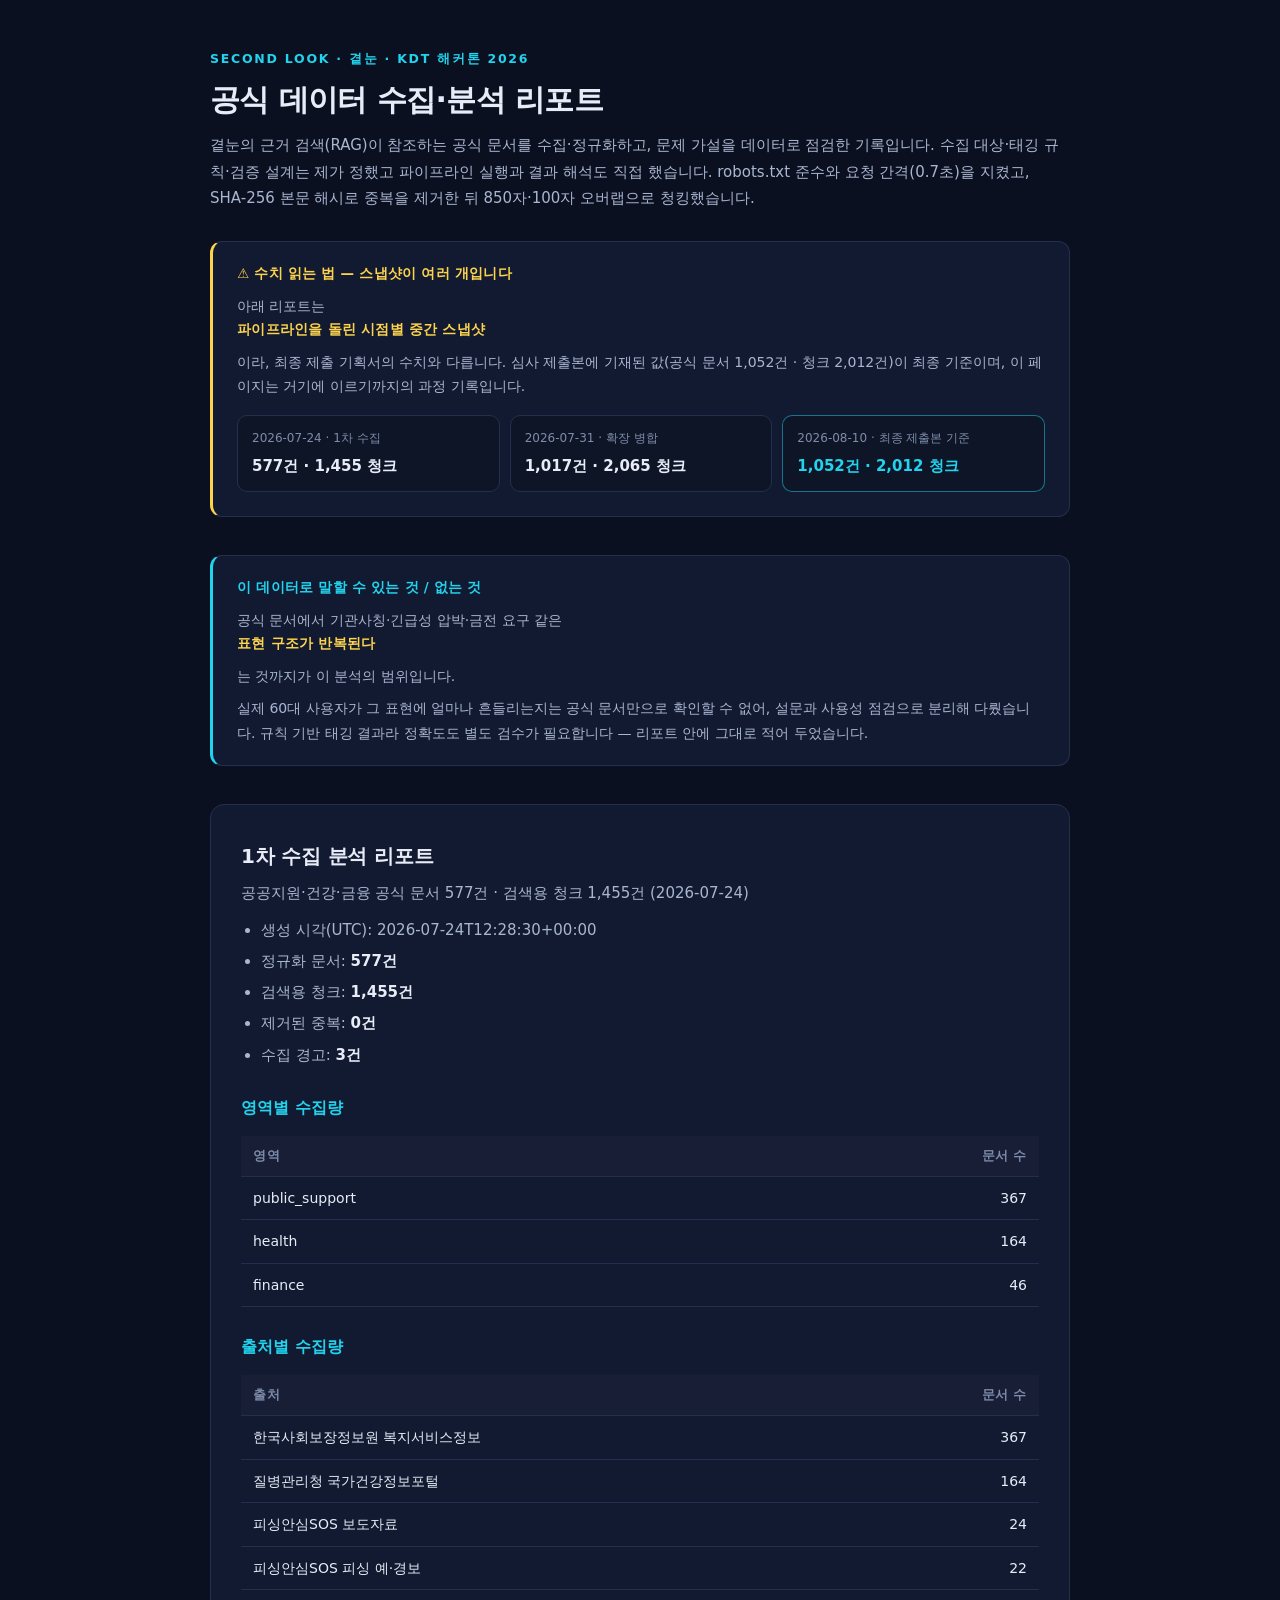
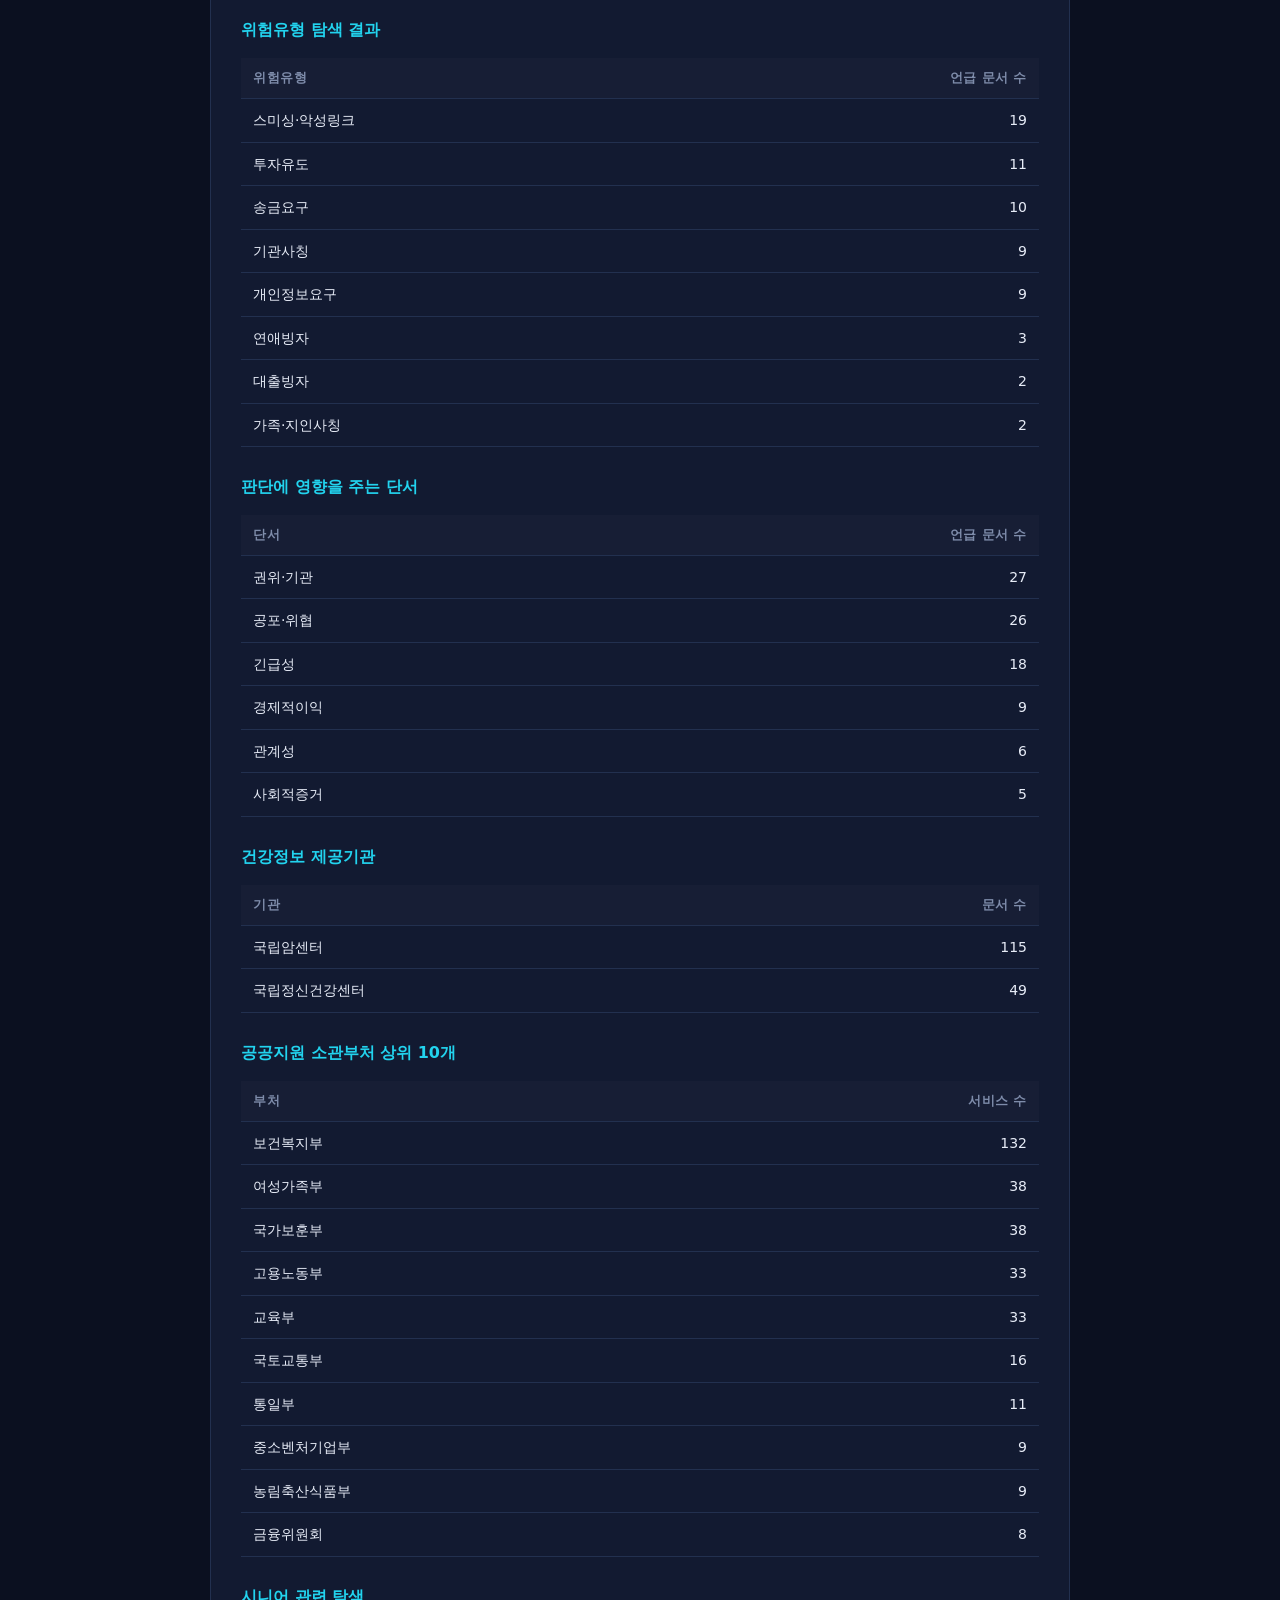
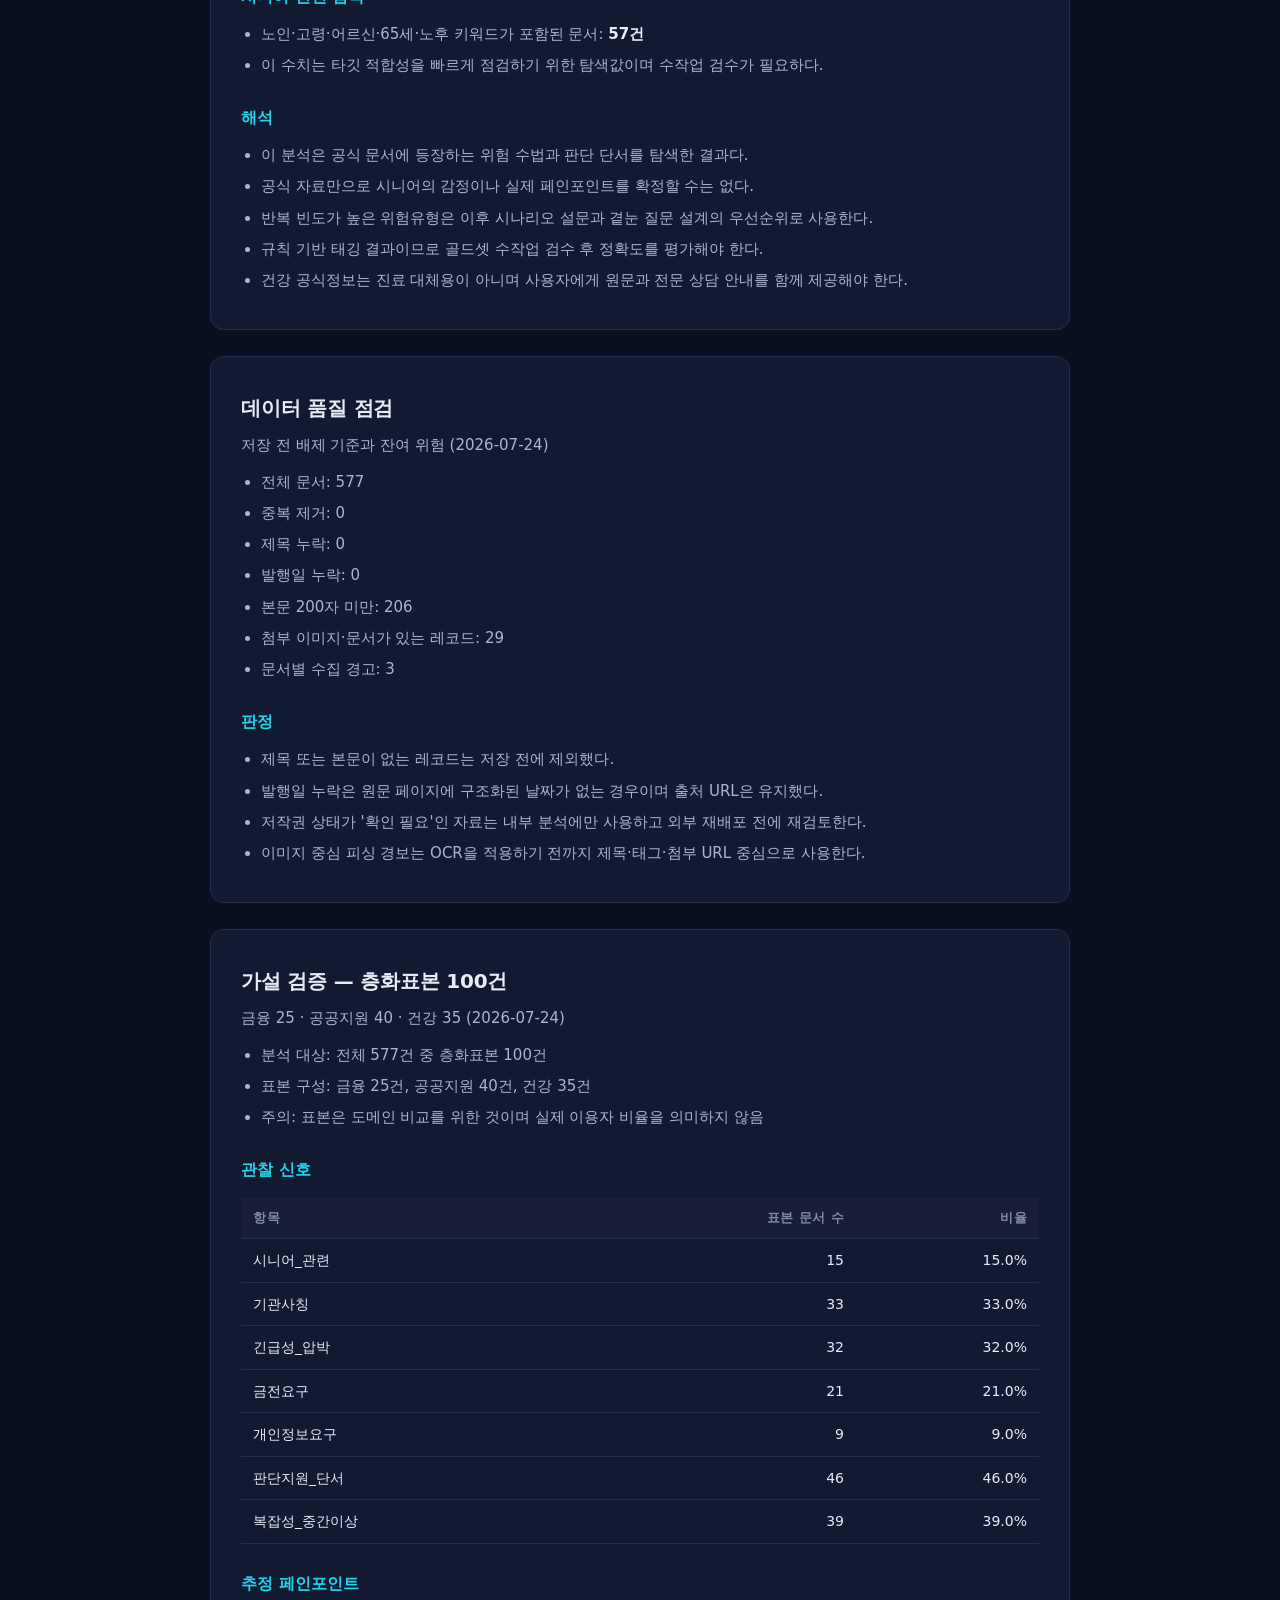
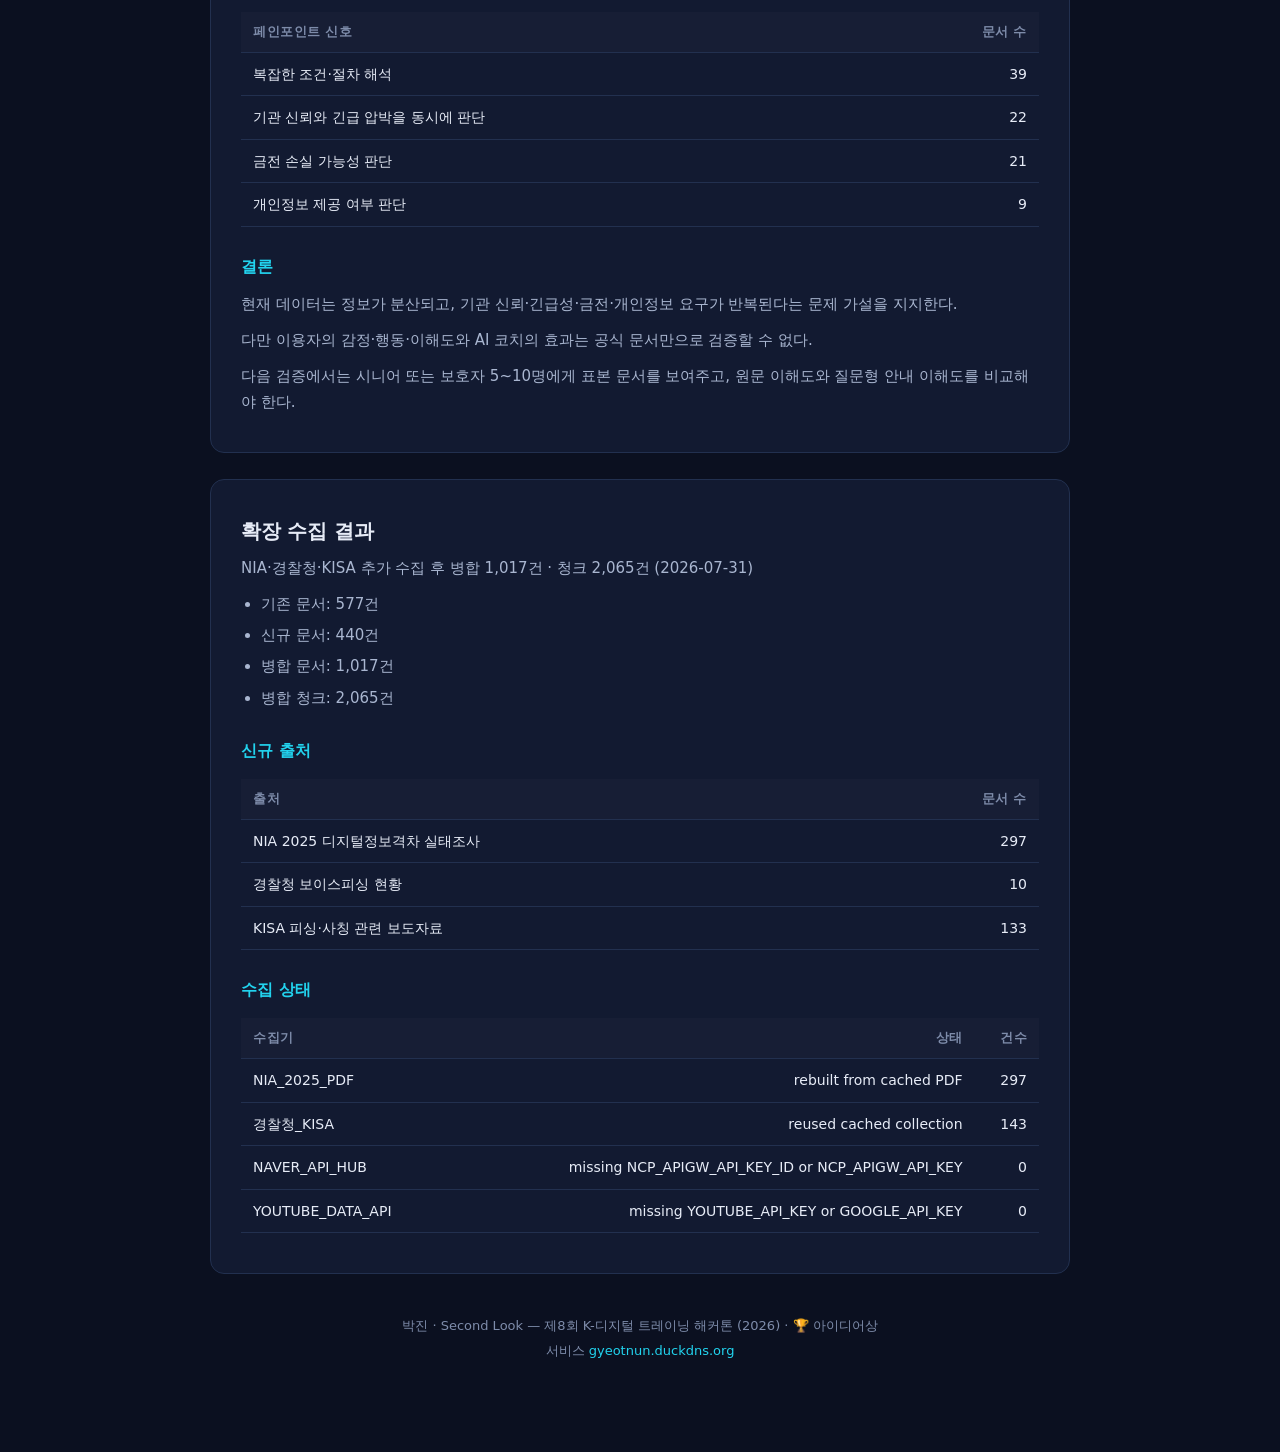
<file: KDT 해커톤/web/gyeotnun-data-report.html>
<!doctype html><html lang="ko"><head><meta charset="utf-8">
<meta name="viewport" content="width=device-width,initial-scale=1">
<title>곁눈 — 공식 데이터 수집·분석 리포트</title>
<style>
:root{--bg:#0B1020;--card:#121A31;--line:#22304F;--txt:#E7ECF7;--sub:#A9B6D0;
--dim:#7E8CAA;--cyan:#22D3EE;--gold:#FCD34D}
*{box-sizing:border-box}
body{margin:0;padding:48px 20px 88px;background:var(--bg);color:var(--txt);
font:15px/1.75 'Pretendard','Malgun Gothic',system-ui,sans-serif;-webkit-font-smoothing:antialiased}
.wrap{max-width:860px;margin:0 auto}
.eyebrow{font-size:12.5px;letter-spacing:.14em;color:var(--cyan);font-weight:700;margin:0 0 10px}
h1{font-size:30px;line-height:1.35;margin:0 0 12px;letter-spacing:-.02em}
.lede{color:var(--sub);font-size:15px;margin:0 0 30px}
.note{background:var(--card);border:1px solid var(--line);border-left:3px solid var(--gold);
border-radius:12px;padding:20px 24px;margin:0 0 38px}
.note b{color:var(--gold);display:block;margin-bottom:8px;font-size:13.5px;letter-spacing:.02em}
.note p{margin:0 0 8px;color:var(--sub);font-size:14px}
.note p:last-child{margin:0}
.vers{display:flex;flex-wrap:wrap;gap:10px;margin:16px 0 4px}
.v{flex:1 1 210px;background:#0E1526;border:1px solid var(--line);border-radius:10px;padding:12px 14px}
.v em{display:block;font-style:normal;font-size:12px;color:var(--dim);margin-bottom:4px}
.v strong{font-size:15px;color:var(--txt);font-weight:700}
.v.final{border-color:rgba(34,211,238,.5)}
.v.final strong{color:var(--cyan)}
section{background:var(--card);border:1px solid var(--line);border-radius:14px;
padding:8px 30px 26px;margin:0 0 26px}
h2{font-size:20px;margin:26px 0 6px;letter-spacing:-.01em}
h3{font-size:16px;margin:26px 0 8px;color:var(--cyan)}
h4{font-size:14.5px;margin:20px 0 6px;color:var(--sub)}
p{margin:10px 0;color:var(--sub)}
ul{margin:10px 0;padding-left:20px;color:var(--sub)}
li{margin:5px 0}
b{color:var(--txt)}
.tw{overflow-x:auto;margin:14px 0}
table{width:100%;border-collapse:collapse;font-size:14px;min-width:340px}
th,td{border-bottom:1px solid var(--line);padding:9px 12px;text-align:left}
th{color:var(--dim);font-weight:600;font-size:12.5px;letter-spacing:.04em;
background:rgba(255,255,255,.02);white-space:nowrap}
td:not(:first-child){text-align:right;font-variant-numeric:tabular-nums}
th:not(:first-child){text-align:right}
footer{color:var(--dim);font-size:13px;text-align:center;margin-top:40px;line-height:1.9}
footer a{color:var(--cyan);text-decoration:none}
@media(max-width:600px){body{padding:32px 14px 64px}h1{font-size:23px}section{padding:6px 18px 20px}}
</style></head><body><div class="wrap">
<p class="eyebrow">SECOND LOOK · 곁눈 · KDT 해커톤 2026</p>
<h1>공식 데이터 수집·분석 리포트</h1>
<p class="lede">곁눈의 근거 검색(RAG)이 참조하는 공식 문서를 수집·정규화하고, 문제 가설을 데이터로 점검한 기록입니다.
수집 대상·태깅 규칙·검증 설계는 제가 정했고 파이프라인 실행과 결과 해석도 직접 했습니다.
robots.txt 준수와 요청 간격(0.7초)을 지켰고, SHA-256 본문 해시로 중복을 제거한 뒤 850자·100자 오버랩으로 청킹했습니다.</p>

<div class="note"><b>⚠ 수치 읽는 법 — 스냅샷이 여러 개입니다</b>
<p>아래 리포트는 <b>파이프라인을 돌린 시점별 중간 스냅샷</b>이라, 최종 제출 기획서의 수치와 다릅니다.
심사 제출본에 기재된 값(공식 문서 1,052건 · 청크 2,012건)이 최종 기준이며, 이 페이지는 거기에 이르기까지의 과정 기록입니다.</p>
<div class="vers">
<div class="v"><em>2026-07-24 · 1차 수집</em><strong>577건 · 1,455 청크</strong></div>
<div class="v"><em>2026-07-31 · 확장 병합</em><strong>1,017건 · 2,065 청크</strong></div>
<div class="v final"><em>2026-08-10 · 최종 제출본 기준</em><strong>1,052건 · 2,012 청크</strong></div>
</div></div>

<div class="note" style="border-left-color:#22D3EE">
<b style="color:#22D3EE">이 데이터로 말할 수 있는 것 / 없는 것</b>
<p>공식 문서에서 기관사칭·긴급성 압박·금전 요구 같은 <b>표현 구조가 반복된다</b>는 것까지가 이 분석의 범위입니다.</p>
<p>실제 60대 사용자가 그 표현에 얼마나 흔들리는지는 공식 문서만으로 확인할 수 없어, 설문과 사용성 점검으로 분리해 다뤘습니다.
규칙 기반 태깅 결과라 정확도도 별도 검수가 필요합니다 — 리포트 안에 그대로 적어 두었습니다.</p></div>

<section><h2>1차 수집 분석 리포트</h2><p class="lede" style="margin:2px 0 4px">공공지원·건강·금융 공식 문서 577건 · 검색용 청크 1,455건 (2026-07-24)</p><ul>
<li>생성 시각(UTC): 2026-07-24T12:28:30+00:00</li>
<li>정규화 문서: <b>577건</b></li>
<li>검색용 청크: <b>1,455건</b></li>
<li>제거된 중복: <b>0건</b></li>
<li>수집 경고: <b>3건</b></li>
</ul>
<h3>영역별 수집량</h3>
<div class="tw"><table><thead><tr><th>영역</th><th>문서 수</th></tr></thead><tbody>
<tr><td>public_support</td><td>367</td></tr>
<tr><td>health</td><td>164</td></tr>
<tr><td>finance</td><td>46</td></tr>
</tbody></table></div>
<h3>출처별 수집량</h3>
<div class="tw"><table><thead><tr><th>출처</th><th>문서 수</th></tr></thead><tbody>
<tr><td>한국사회보장정보원 복지서비스정보</td><td>367</td></tr>
<tr><td>질병관리청 국가건강정보포털</td><td>164</td></tr>
<tr><td>피싱안심SOS 보도자료</td><td>24</td></tr>
<tr><td>피싱안심SOS 피싱 예·경보</td><td>22</td></tr>
</tbody></table></div>
<h3>위험유형 탐색 결과</h3>
<div class="tw"><table><thead><tr><th>위험유형</th><th>언급 문서 수</th></tr></thead><tbody>
<tr><td>스미싱·악성링크</td><td>19</td></tr>
<tr><td>투자유도</td><td>11</td></tr>
<tr><td>송금요구</td><td>10</td></tr>
<tr><td>기관사칭</td><td>9</td></tr>
<tr><td>개인정보요구</td><td>9</td></tr>
<tr><td>연애빙자</td><td>3</td></tr>
<tr><td>대출빙자</td><td>2</td></tr>
<tr><td>가족·지인사칭</td><td>2</td></tr>
</tbody></table></div>
<h3>판단에 영향을 주는 단서</h3>
<div class="tw"><table><thead><tr><th>단서</th><th>언급 문서 수</th></tr></thead><tbody>
<tr><td>권위·기관</td><td>27</td></tr>
<tr><td>공포·위협</td><td>26</td></tr>
<tr><td>긴급성</td><td>18</td></tr>
<tr><td>경제적이익</td><td>9</td></tr>
<tr><td>관계성</td><td>6</td></tr>
<tr><td>사회적증거</td><td>5</td></tr>
</tbody></table></div>
<h3>건강정보 제공기관</h3>
<div class="tw"><table><thead><tr><th>기관</th><th>문서 수</th></tr></thead><tbody>
<tr><td>국립암센터</td><td>115</td></tr>
<tr><td>국립정신건강센터</td><td>49</td></tr>
</tbody></table></div>
<h3>공공지원 소관부처 상위 10개</h3>
<div class="tw"><table><thead><tr><th>부처</th><th>서비스 수</th></tr></thead><tbody>
<tr><td>보건복지부</td><td>132</td></tr>
<tr><td>여성가족부</td><td>38</td></tr>
<tr><td>국가보훈부</td><td>38</td></tr>
<tr><td>고용노동부</td><td>33</td></tr>
<tr><td>교육부</td><td>33</td></tr>
<tr><td>국토교통부</td><td>16</td></tr>
<tr><td>통일부</td><td>11</td></tr>
<tr><td>중소벤처기업부</td><td>9</td></tr>
<tr><td>농림축산식품부</td><td>9</td></tr>
<tr><td>금융위원회</td><td>8</td></tr>
</tbody></table></div>
<h3>시니어 관련 탐색</h3>
<ul>
<li>노인·고령·어르신·65세·노후 키워드가 포함된 문서: <b>57건</b></li>
<li>이 수치는 타깃 적합성을 빠르게 점검하기 위한 탐색값이며 수작업 검수가 필요하다.</li>
</ul>
<h3>해석</h3>
<ul>
<li>이 분석은 공식 문서에 등장하는 위험 수법과 판단 단서를 탐색한 결과다.</li>
<li>공식 자료만으로 시니어의 감정이나 실제 페인포인트를 확정할 수는 없다.</li>
<li>반복 빈도가 높은 위험유형은 이후 시나리오 설문과 곁눈 질문 설계의 우선순위로 사용한다.</li>
<li>규칙 기반 태깅 결과이므로 골드셋 수작업 검수 후 정확도를 평가해야 한다.</li>
<li>건강 공식정보는 진료 대체용이 아니며 사용자에게 원문과 전문 상담 안내를 함께 제공해야 한다.</li>
</ul></section>
<section><h2>데이터 품질 점검</h2><p class="lede" style="margin:2px 0 4px">저장 전 배제 기준과 잔여 위험 (2026-07-24)</p><ul>
<li>전체 문서: 577</li>
<li>중복 제거: 0</li>
<li>제목 누락: 0</li>
<li>발행일 누락: 0</li>
<li>본문 200자 미만: 206</li>
<li>첨부 이미지·문서가 있는 레코드: 29</li>
<li>문서별 수집 경고: 3</li>
</ul>
<h3>판정</h3>
<ul>
<li>제목 또는 본문이 없는 레코드는 저장 전에 제외했다.</li>
<li>발행일 누락은 원문 페이지에 구조화된 날짜가 없는 경우이며 출처 URL은 유지했다.</li>
<li>저작권 상태가 &#x27;확인 필요&#x27;인 자료는 내부 분석에만 사용하고 외부 재배포 전에 재검토한다.</li>
<li>이미지 중심 피싱 경보는 OCR을 적용하기 전까지 제목·태그·첨부 URL 중심으로 사용한다.</li>
</ul></section>
<section><h2>가설 검증 — 층화표본 100건</h2><p class="lede" style="margin:2px 0 4px">금융 25 · 공공지원 40 · 건강 35 (2026-07-24)</p><ul>
<li>분석 대상: 전체 577건 중 층화표본 100건</li>
<li>표본 구성: 금융 25건, 공공지원 40건, 건강 35건</li>
<li>주의: 표본은 도메인 비교를 위한 것이며 실제 이용자 비율을 의미하지 않음</li>
</ul>
<h3>관찰 신호</h3>
<div class="tw"><table><thead><tr><th>항목</th><th>표본 문서 수</th><th>비율</th></tr></thead><tbody>
<tr><td>시니어_관련</td><td>15</td><td>15.0%</td></tr>
<tr><td>기관사칭</td><td>33</td><td>33.0%</td></tr>
<tr><td>긴급성_압박</td><td>32</td><td>32.0%</td></tr>
<tr><td>금전요구</td><td>21</td><td>21.0%</td></tr>
<tr><td>개인정보요구</td><td>9</td><td>9.0%</td></tr>
<tr><td>판단지원_단서</td><td>46</td><td>46.0%</td></tr>
<tr><td>복잡성_중간이상</td><td>39</td><td>39.0%</td></tr>
</tbody></table></div>
<h3>추정 페인포인트</h3>
<div class="tw"><table><thead><tr><th>페인포인트 신호</th><th>문서 수</th></tr></thead><tbody>
<tr><td>복잡한 조건·절차 해석</td><td>39</td></tr>
<tr><td>기관 신뢰와 긴급 압박을 동시에 판단</td><td>22</td></tr>
<tr><td>금전 손실 가능성 판단</td><td>21</td></tr>
<tr><td>개인정보 제공 여부 판단</td><td>9</td></tr>
</tbody></table></div>
<h3>결론</h3>
<p>현재 데이터는 정보가 분산되고, 기관 신뢰·긴급성·금전·개인정보 요구가 반복된다는 문제 가설을 지지한다.</p>
<p>다만 이용자의 감정·행동·이해도와 AI 코치의 효과는 공식 문서만으로 검증할 수 없다.</p>
<p>다음 검증에서는 시니어 또는 보호자 5~10명에게 표본 문서를 보여주고, 원문 이해도와 질문형 안내 이해도를 비교해야 한다.</p></section>
<section><h2>확장 수집 결과</h2><p class="lede" style="margin:2px 0 4px">NIA·경찰청·KISA 추가 수집 후 병합 1,017건 · 청크 2,065건 (2026-07-31)</p><ul>
<li>기존 문서: 577건</li>
<li>신규 문서: 440건</li>
<li>병합 문서: 1,017건</li>
<li>병합 청크: 2,065건</li>
</ul>
<h3>신규 출처</h3>
<div class="tw"><table><thead><tr><th>출처</th><th>문서 수</th></tr></thead><tbody>
<tr><td>NIA 2025 디지털정보격차 실태조사</td><td>297</td></tr>
<tr><td>경찰청 보이스피싱 현황</td><td>10</td></tr>
<tr><td>KISA 피싱·사칭 관련 보도자료</td><td>133</td></tr>
</tbody></table></div>
<h3>수집 상태</h3>
<div class="tw"><table><thead><tr><th>수집기</th><th>상태</th><th>건수</th></tr></thead><tbody>
<tr><td>NIA_2025_PDF</td><td>rebuilt from cached PDF</td><td>297</td></tr>
<tr><td>경찰청_KISA</td><td>reused cached collection</td><td>143</td></tr>
<tr><td>NAVER_API_HUB</td><td>missing NCP_APIGW_API_KEY_ID or NCP_APIGW_API_KEY</td><td>0</td></tr>
<tr><td>YOUTUBE_DATA_API</td><td>missing YOUTUBE_API_KEY or GOOGLE_API_KEY</td><td>0</td></tr>
</tbody></table></div></section>
<footer>박진 · Second Look — 제8회 K-디지털 트레이닝 해커톤 (2026) · 🏆 아이디어상<br>
서비스 <a href="https://gyeotnun.duckdns.org/">gyeotnun.duckdns.org</a></footer>
</div></body></html>
</file>
